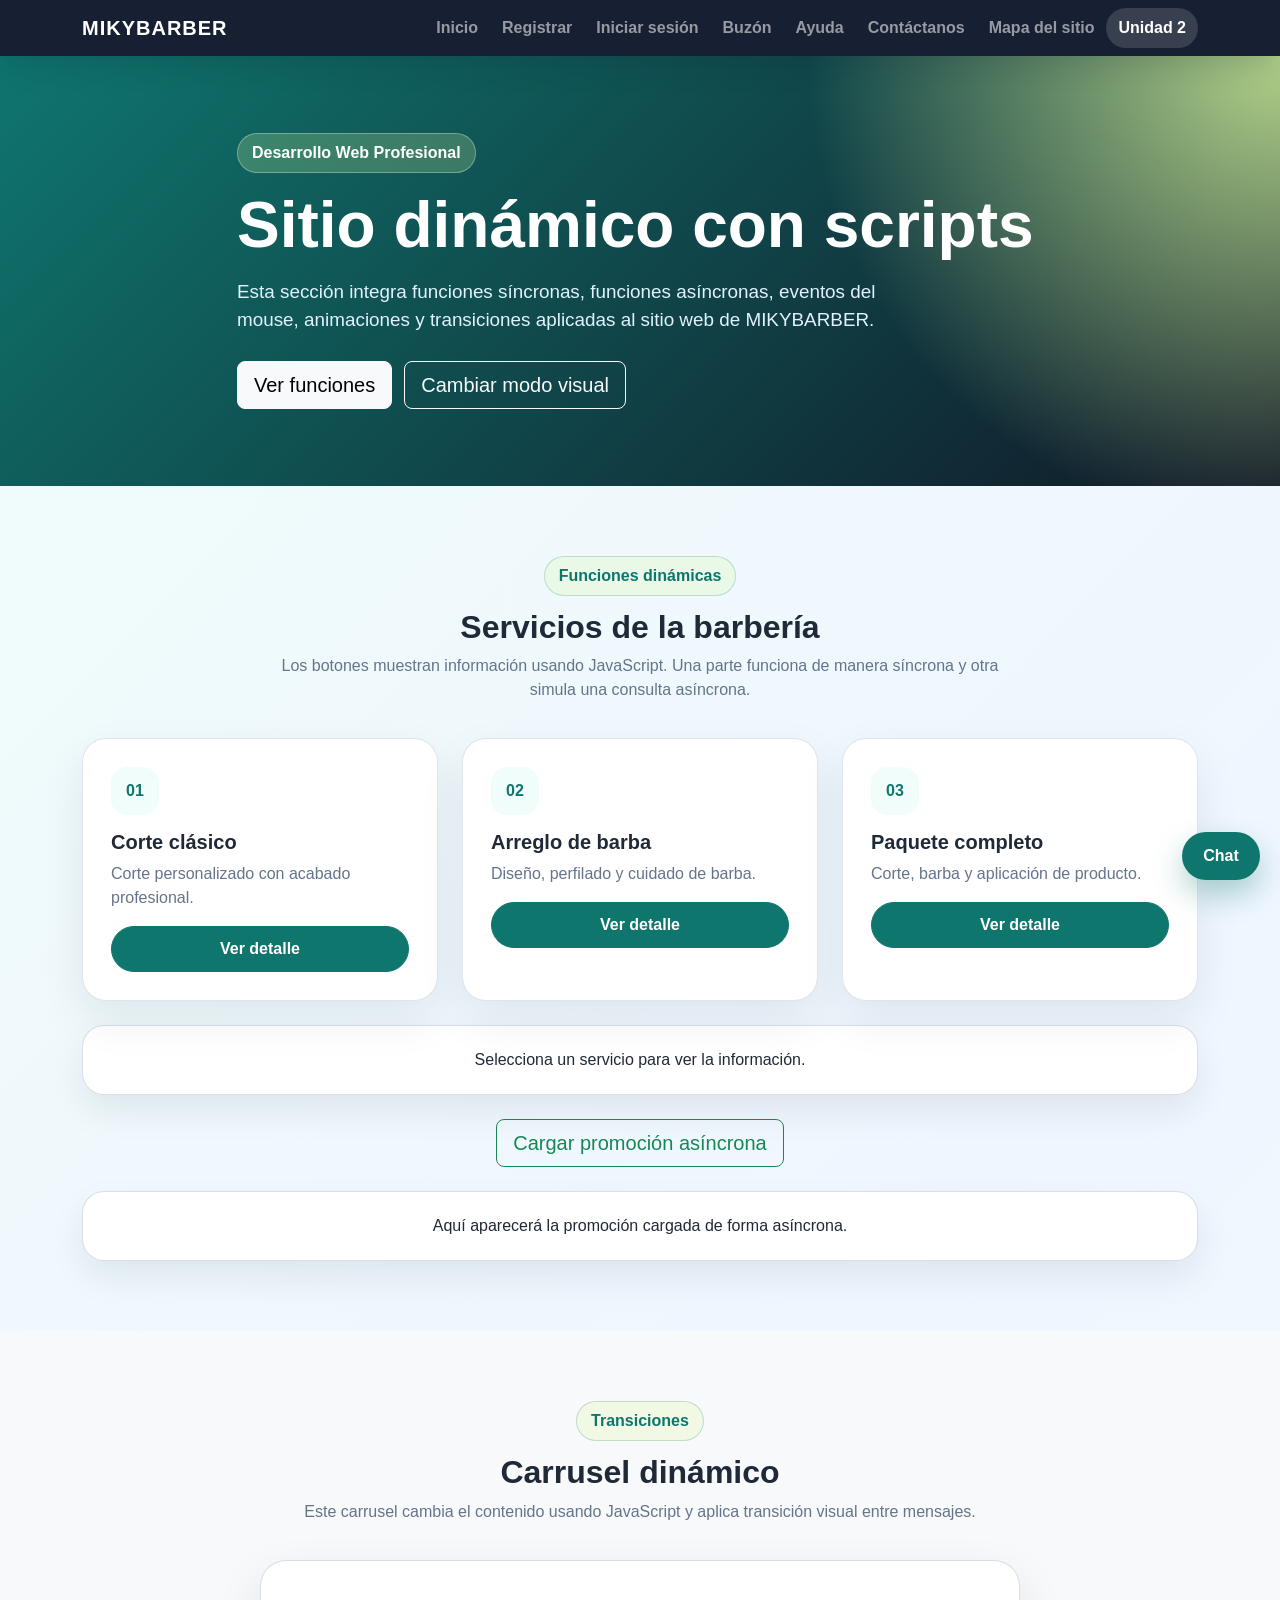
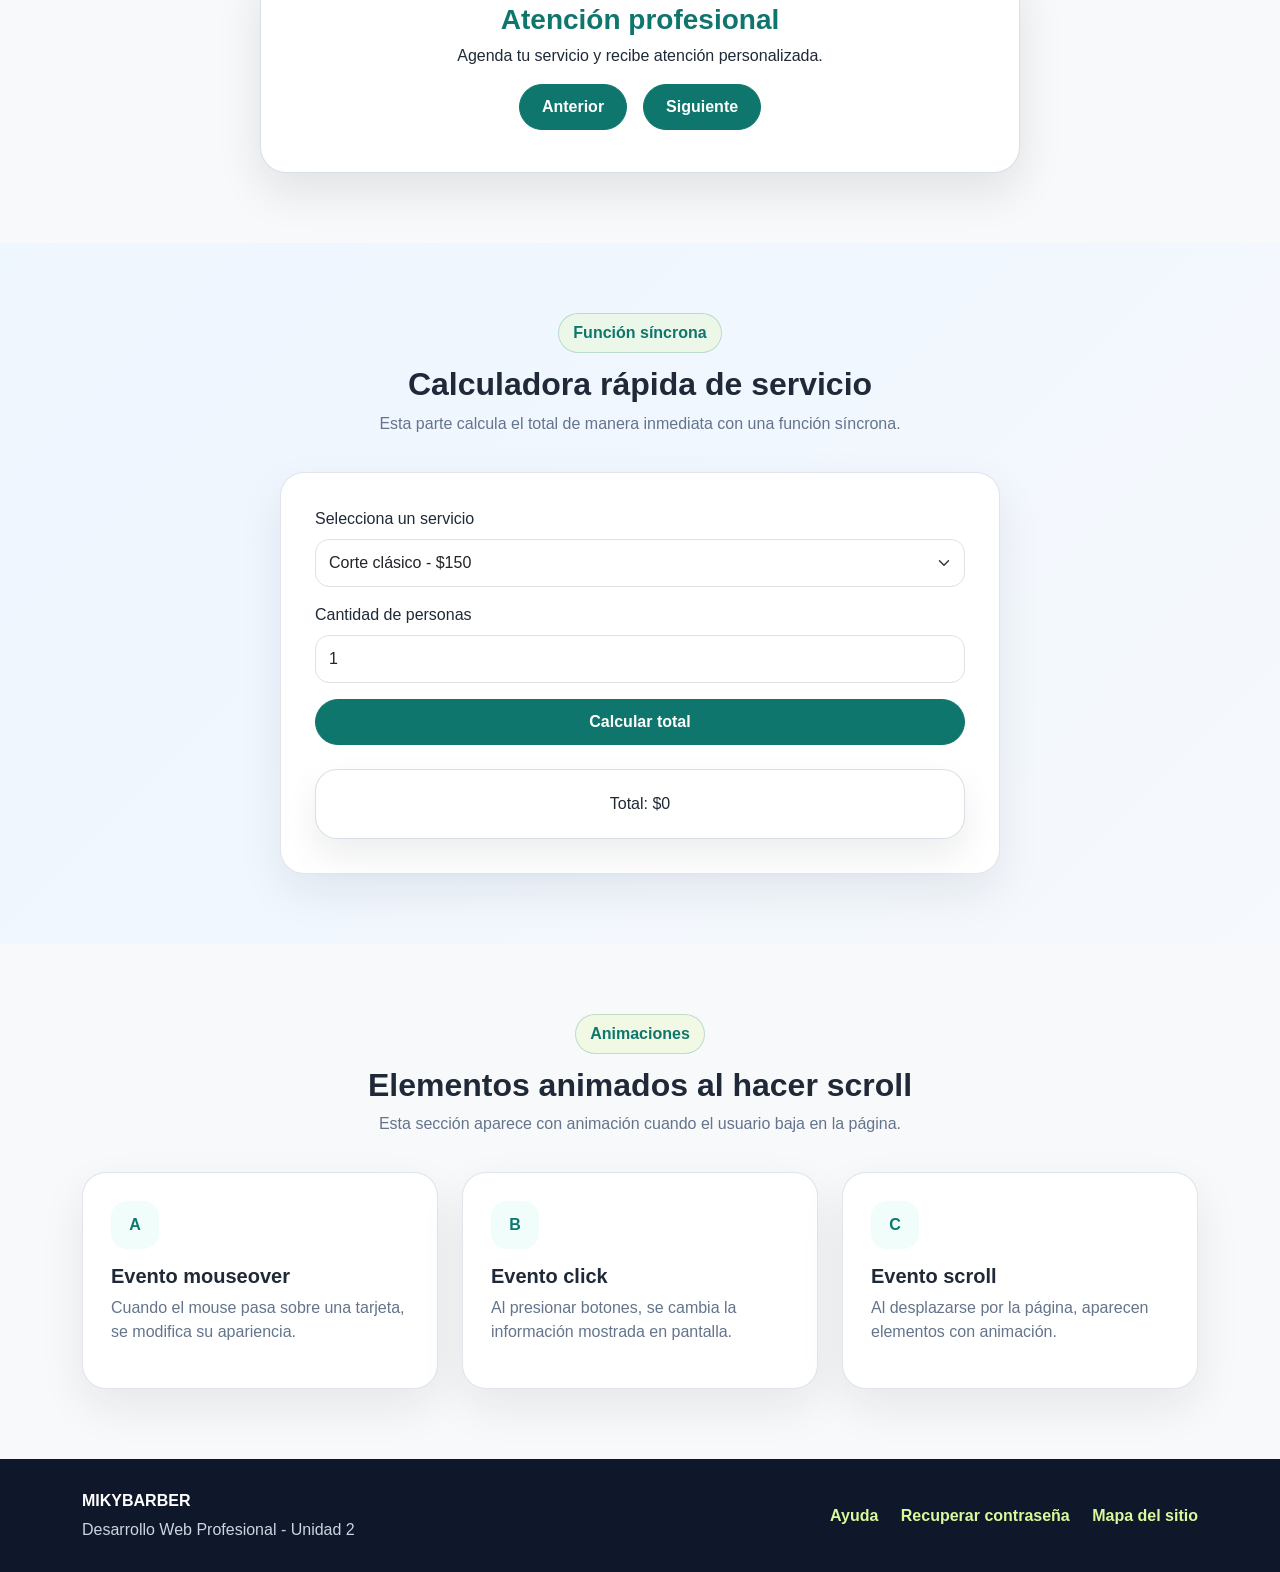
<file: unidad.html>
<!DOCTYPE html>
<html lang="es">
<head>
  <meta charset="UTF-8">
  <meta name="viewport" content="width=device-width, initial-scale=1.0">
  <title>Unidad 2 MIKYBARBER</title>
  <link href="https://cdn.jsdelivr.net/npm/bootstrap@5.3.3/dist/css/bootstrap.min.css" rel="stylesheet">
  <link rel="stylesheet" href="css/estilos.css">
</head>
<body>

<nav class="navbar navbar-expand-lg navbar-dark main-navbar">
  <div class="container">
    <a class="navbar-brand site-id" href="index.html">MIKYBARBER</a>

    <button class="navbar-toggler" type="button" data-bs-toggle="collapse" data-bs-target="#menuPrincipal">
      <span class="navbar-toggler-icon"></span>
    </button>

    <div class="collapse navbar-collapse" id="menuPrincipal">
      <ul class="navbar-nav ms-auto">
        <li class="nav-item"><a class="nav-link" href="index.html">Inicio</a></li>
        <li class="nav-item"><a class="nav-link" href="registrO.html">Registrar</a></li>
        <li class="nav-item"><a class="nav-link" href="login.html">Iniciar sesión</a></li>
        <li class="nav-item"><a class="nav-link" href="buzon.html">Buzón</a></li>
        <li class="nav-item"><a class="nav-link" href="ayuda.html">Ayuda</a></li>
        <li class="nav-item"><a class="nav-link" href="contacto.html">Contáctanos</a></li>
        <li class="nav-item"><a class="nav-link" href="mapa-sitio.html">Mapa del sitio</a></li>
        <li class="nav-item"><a class="nav-link active" href="unidad2.html">Unidad 2</a></li>
      </ul>
    </div>
  </div>
</nav>

<header class="hero-section dinamico-hero">
  <div class="container hero-content">
    <span class="badge-soft">Desarrollo Web Profesional</span>
    <h1>Sitio dinámico con scripts</h1>
    <p>
      Esta sección integra funciones síncronas, funciones asíncronas, eventos del mouse,
      animaciones y transiciones aplicadas al sitio web de MIKYBARBER.
    </p>
    <div class="hero-actions">
      <a href="#zona-dinamica" class="btn btn-light btn-lg">Ver funciones</a>
      <button class="btn btn-outline-light btn-lg" id="btnModo">Cambiar modo visual</button>
    </div>
  </div>
</header>

<main>

<section class="section-space" id="zona-dinamica">
  <div class="container">
    <div class="section-title">
      <span class="badge-soft">Funciones dinámicas</span>
      <h2>Servicios de la barbería</h2>
      <p>
        Los botones muestran información usando JavaScript. Una parte funciona de manera síncrona
        y otra simula una consulta asíncrona.
      </p>
    </div>

    <div class="row g-4">
      <div class="col-md-4">
        <article class="info-card tarjeta-mouse" data-servicio="corte">
          <div class="card-icon">01</div>
          <h3>Corte clásico</h3>
          <p>Corte personalizado con acabado profesional.</p>
          <button class="btn btn-brand w-100 btn-servicio" data-servicio="corte">Ver detalle</button>
        </article>
      </div>

      <div class="col-md-4">
        <article class="info-card tarjeta-mouse" data-servicio="barba">
          <div class="card-icon">02</div>
          <h3>Arreglo de barba</h3>
          <p>Diseño, perfilado y cuidado de barba.</p>
          <button class="btn btn-brand w-100 btn-servicio" data-servicio="barba">Ver detalle</button>
        </article>
      </div>

      <div class="col-md-4">
        <article class="info-card tarjeta-mouse" data-servicio="paquete">
          <div class="card-icon">03</div>
          <h3>Paquete completo</h3>
          <p>Corte, barba y aplicación de producto.</p>
          <button class="btn btn-brand w-100 btn-servicio" data-servicio="paquete">Ver detalle</button>
        </article>
      </div>
    </div>

    <div class="resultado-dinamico mt-4" id="resultadoServicio">
      Selecciona un servicio para ver la información.
    </div>

    <div class="text-center mt-4">
      <button class="btn btn-outline-success btn-lg" id="btnPromocion">Cargar promoción asíncrona</button>
    </div>

    <div class="resultado-dinamico mt-4" id="resultadoPromocion">
      Aquí aparecerá la promoción cargada de forma asíncrona.
    </div>
  </div>
</section>

<section class="section-space bg-light">
  <div class="container">
    <div class="section-title">
      <span class="badge-soft">Transiciones</span>
      <h2>Carrusel dinámico</h2>
      <p>
        Este carrusel cambia el contenido usando JavaScript y aplica transición visual entre mensajes.
      </p>
    </div>

    <div class="carrusel-dinamico">
      <h3 id="tituloCarrusel">Atención profesional</h3>
      <p id="textoCarrusel">Agenda tu servicio y recibe atención personalizada.</p>

      <div class="d-flex justify-content-center gap-3 mt-3">
        <button class="btn btn-brand" id="btnAnterior">Anterior</button>
        <button class="btn btn-brand" id="btnSiguiente">Siguiente</button>
      </div>
    </div>
  </div>
</section>

<section class="section-space">
  <div class="container">
    <div class="section-title">
      <span class="badge-soft">Función síncrona</span>
      <h2>Calculadora rápida de servicio</h2>
      <p>
        Esta parte calcula el total de manera inmediata con una función síncrona.
      </p>
    </div>

    <div class="form-card mx-auto">
      <label for="servicioSelect" class="form-label">Selecciona un servicio</label>
      <select id="servicioSelect" class="form-select mb-3">
        <option value="150">Corte clásico - $150</option>
        <option value="120">Barba - $120</option>
        <option value="250">Paquete completo - $250</option>
      </select>

      <label for="cantidadInput" class="form-label">Cantidad de personas</label>
      <input type="number" id="cantidadInput" class="form-control mb-3" value="1" min="1">

      <button class="btn btn-brand w-100" id="btnCalcular">Calcular total</button>

      <div class="resultado-dinamico mt-4" id="resultadoTotal">
        Total: $0
      </div>
    </div>
  </div>
</section>

<section class="section-space bg-light">
  <div class="container">
    <div class="section-title elemento-scroll">
      <span class="badge-soft">Animaciones</span>
      <h2>Elementos animados al hacer scroll</h2>
      <p>
        Esta sección aparece con animación cuando el usuario baja en la página.
      </p>
    </div>

    <div class="row g-4">
      <div class="col-md-4">
        <article class="info-card elemento-scroll">
          <div class="card-icon">A</div>
          <h3>Evento mouseover</h3>
          <p>Cuando el mouse pasa sobre una tarjeta, se modifica su apariencia.</p>
        </article>
      </div>

      <div class="col-md-4">
        <article class="info-card elemento-scroll">
          <div class="card-icon">B</div>
          <h3>Evento click</h3>
          <p>Al presionar botones, se cambia la información mostrada en pantalla.</p>
        </article>
      </div>

      <div class="col-md-4">
        <article class="info-card elemento-scroll">
          <div class="card-icon">C</div>
          <h3>Evento scroll</h3>
          <p>Al desplazarse por la página, aparecen elementos con animación.</p>
        </article>
      </div>
    </div>
  </div>
</section>

</main>

<div class="floating-chat">
  <a href="chat.html">Chat</a>
</div>

<footer class="site-footer">
  <div class="container footer-grid">
    <div>
      <strong>MIKYBARBER</strong>
      <p>Desarrollo Web Profesional - Unidad 2</p>
    </div>
    <div>
      <a href="ayuda.html">Ayuda</a>
      <a href="recuperar.html">Recuperar contraseña</a>
      <a href="mapa-sitio.html">Mapa del sitio</a>
    </div>
  </div>
</footer>

<script src="https://cdn.jsdelivr.net/npm/bootstrap@5.3.3/dist/js/bootstrap.bundle.min.js"></script>
<script src="js/unidad2.js"></script>
</body>
</html>
</file>
<file: css/estilos.css>
:root {
    --brand-dark: #1f2937;
    --brand-main: #0f766e;
    --brand-soft: #d9f99d;
    --brand-light: #f0fdfa;
    --text-main: #1f2937;
    --text-muted: #64748b;
    --card-bg: #ffffff;
    --border-soft: #dbeafe;
}

* { box-sizing: border-box; }

body {
    margin: 0;
    font-family: Arial, Helvetica, sans-serif;
    color: var(--text-main);
    background: linear-gradient(135deg, #f0fdfa 0%, #eff6ff 48%, #f8fafc 100%);
    min-height: 100vh;
}

.main-navbar {
    background: rgba(15, 23, 42, 0.96);
    box-shadow: 0 8px 30px rgba(15, 23, 42, 0.18);
}

.site-id {
    font-weight: 800;
    letter-spacing: 1px;
}

.navbar .nav-link {
    font-weight: 600;
    border-radius: 999px;
    padding-left: 12px !important;
    padding-right: 12px !important;
}

.navbar .nav-link.active,
.navbar .nav-link:hover {
    background: rgba(255, 255, 255, 0.14);
}

.site-search {
    gap: 8px;
}

.site-search .form-control {
    min-width: 170px;
    border-radius: 999px;
}

.site-search .btn,
.btn-brand {
    border-radius: 999px;
    font-weight: 700;
}

.btn-brand {
    background: var(--brand-main);
    border: 1px solid var(--brand-main);
    color: white;
    padding: 10px 22px;
}

.btn-brand:hover {
    background: #115e59;
    border-color: #115e59;
    color: white;
}

.hero-section {
    min-height: 430px;
    display: flex;
    align-items: center;
    background: radial-gradient(circle at top left, rgba(217, 249, 157, 0.85), transparent 34%), linear-gradient(135deg, #0f766e, #1e3a8a);
    color: white;
}

.hero-content {
    max-width: 830px;
    padding-top: 70px;
    padding-bottom: 70px;
}

.hero-content h1 {
    font-size: clamp(2.4rem, 5vw, 4.4rem);
    font-weight: 800;
    margin: 14px 0;
}

.hero-content p {
    font-size: 1.18rem;
    max-width: 650px;
    color: #e0f2fe;
}

.hero-actions {
    display: flex;
    flex-wrap: wrap;
    gap: 12px;
    margin-top: 26px;
}

.badge-soft {
    display: inline-block;
    background: rgba(217, 249, 157, 0.22);
    color: #0f766e;
    border: 1px solid rgba(15, 118, 110, 0.22);
    padding: 7px 14px;
    border-radius: 999px;
    font-weight: 800;
}

.hero-section .badge-soft {
    color: white;
    border-color: rgba(255,255,255,.3);
}

.section-space,
.form-section,
.error-section {
    padding-top: 70px;
    padding-bottom: 70px;
}

.section-title {
    text-align: center;
    max-width: 760px;
    margin: 0 auto 36px;
}

.section-title h1,
.section-title h2,
.form-intro h1 {
    font-weight: 800;
    margin-top: 12px;
}

.section-title p,
.form-intro p,
.info-card p,
.map-card li,
.error-card p {
    color: var(--text-muted);
}

.info-card,
.form-card,
.map-card,
.search-panel,
.error-card,
.chat-box,
.chat-info,
.feature-strip {
    background: var(--card-bg);
    border: 1px solid rgba(148, 163, 184, 0.28);
    border-radius: 24px;
    box-shadow: 0 18px 45px rgba(15, 23, 42, 0.08);
}

.info-card {
    padding: 28px;
    height: 100%;
    transition: transform .2s ease, box-shadow .2s ease;
}

.info-card:hover {
    transform: translateY(-4px);
    box-shadow: 0 24px 55px rgba(15, 23, 42, 0.12);
}

.info-card h3 {
    font-size: 1.25rem;
    font-weight: 800;
    margin-top: 15px;
}

.info-card a,
.map-card a,
.form-card a,
.site-footer a {
    color: var(--brand-main);
    font-weight: 700;
    text-decoration: none;
}

.info-card a:hover,
.map-card a:hover,
.site-footer a:hover {
    text-decoration: underline;
}

.card-icon {
    width: 48px;
    height: 48px;
    border-radius: 16px;
    background: var(--brand-light);
    color: var(--brand-main);
    display: grid;
    place-items: center;
    font-weight: 800;
}

.feature-strip {
    padding: 30px;
    display: flex;
    justify-content: space-between;
    align-items: center;
    gap: 20px;
}

.form-section {
    display: flex;
    justify-content: center;
}

.form-card {
    width: min(100%, 720px);
    padding: 34px;
}

.small-card {
    width: min(100%, 520px);
}

.form-control,
.form-select {
    border-radius: 14px;
    padding: 11px 13px;
}

.form-control:focus,
.form-select:focus {
    border-color: var(--brand-main);
    box-shadow: 0 0 0 .22rem rgba(15, 118, 110, .15);
}

.form-text {
    color: var(--text-muted);
}

.site-map-grid {
    display: grid;
    grid-template-columns: repeat(3, minmax(0, 1fr));
    gap: 20px;
}

.map-card {
    padding: 28px;
}

.map-card h2 {
    font-size: 1.3rem;
    font-weight: 800;
    margin-bottom: 16px;
}

.map-card ul {
    margin: 0;
    padding-left: 20px;
}

.map-card li {
    margin-bottom: 9px;
}

.search-panel {
    padding: 28px;
    max-width: 850px;
    margin: 0 auto;
}

.site-search-page {
    display: flex;
    gap: 12px;
    margin-bottom: 22px;
}

.results-list article {
    padding: 16px;
    border: 1px solid #e2e8f0;
    border-radius: 18px;
    margin-top: 12px;
    background: #f8fafc;
}

.results-list h3 {
    font-size: 1.05rem;
    font-weight: 800;
}

.chat-layout {
    display: grid;
    grid-template-columns: .9fr 1.1fr;
    gap: 24px;
    align-items: start;
}

.chat-info,
.chat-box {
    padding: 28px;
}

.chat-message {
    padding: 12px 14px;
    border-radius: 18px;
    margin-bottom: 12px;
    max-width: 85%;
}

.chat-message.bot {
    background: #ecfeff;
}

.chat-message.user {
    background: #dcfce7;
    margin-left: auto;
}

.chat-form {
    display: flex;
    gap: 10px;
    margin-top: 18px;
}

.error-section {
    min-height: 70vh;
    display: grid;
    place-items: center;
}

.error-card {
    max-width: 700px;
    text-align: center;
    padding: 46px;
}

.error-code {
    display: block;
    font-size: 6rem;
    line-height: 1;
    color: var(--brand-main);
    font-weight: 900;
}

.floating-chat {
    position: fixed;
    right: 20px;
    bottom: 20px;
    z-index: 20;
}

.floating-chat a {
    display: inline-flex;
    align-items: center;
    justify-content: center;
    min-width: 78px;
    height: 48px;
    border-radius: 999px;
    background: var(--brand-main);
    color: white;
    text-decoration: none;
    font-weight: 800;
    box-shadow: 0 14px 30px rgba(15, 118, 110, .32);
}

.site-footer {
    background: #0f172a;
    color: white;
    padding: 30px 0;
}

.footer-grid {
    display: flex;
    justify-content: space-between;
    gap: 20px;
    align-items: center;
}

.site-footer p {
    margin: 5px 0 0;
    color: #cbd5e1;
}

.site-footer a {
    display: inline-block;
    margin-left: 18px;
    color: #d9f99d;
}

@media (max-width: 991px) {
    .site-search { margin-top: 14px; }
    .site-search .form-control { min-width: 0; }
    .feature-strip,
    .footer-grid,
    .site-search-page,
    .chat-form { flex-direction: column; align-items: stretch; }
    .site-map-grid,
    .chat-layout { grid-template-columns: 1fr; }
}

@media (max-width: 576px) {
    .form-card,
    .error-card,
    .info-card,
    .map-card,
    .chat-info,
    .chat-box { padding: 22px; }
    .section-space,
    .form-section,
    .error-section { padding-top: 45px; padding-bottom: 45px; }
    .site-footer a { margin: 8px 12px 0 0; }
}

/*UNIDAD 2 -------------------------------------------------*/

.dinamico-hero {
  background: radial-gradient(circle at top right, rgba(217, 249, 157, 0.8), transparent 35%),
              linear-gradient(135deg, #0f766e, #111827);
}

.resultado-dinamico {
  background: #ffffff;
  border: 1px solid rgba(148, 163, 184, 0.35);
  border-radius: 22px;
  padding: 22px;
  box-shadow: 0 16px 35px rgba(15, 23, 42, 0.08);
  color: var(--text-main);
  text-align: center;
}

.tarjeta-mouse {
  position: relative;
  overflow: hidden;
  cursor: pointer;
}

.tarjeta-mouse::before {
  content: "";
  position: absolute;
  left: var(--pos-x, 50%);
  top: var(--pos-y, 50%);
  width: 0;
  height: 0;
  background: rgba(15, 118, 110, 0.12);
  border-radius: 50%;
  transform: translate(-50%, -50%);
  transition: width 0.35s ease, height 0.35s ease;
  z-index: 0;
}

.tarjeta-mouse > * {
  position: relative;
  z-index: 1;
}

.tarjeta-activa::before {
  width: 380px;
  height: 380px;
}

.tarjeta-activa {
  transform: translateY(-8px) scale(1.02);
  border-color: rgba(15, 118, 110, 0.45);
}

.carrusel-dinamico {
  max-width: 760px;
  margin: 0 auto;
  background: #ffffff;
  border-radius: 26px;
  padding: 42px;
  text-align: center;
  border: 1px solid rgba(148, 163, 184, 0.35);
  box-shadow: 0 18px 45px rgba(15, 23, 42, 0.1);
  transition: opacity 0.35s ease, transform 0.35s ease;
}

.carrusel-dinamico h3 {
  font-weight: 800;
  color: var(--brand-main);
}

.carrusel-salida {
  opacity: 0;
  transform: translateX(-25px);
}

.carrusel-entrada {
  animation: entradaCarrusel 0.45s ease;
}

.animacion-respuesta {
  animation: resaltarRespuesta 0.6s ease;
}

.elemento-scroll {
  opacity: 0;
  transform: translateY(35px);
  transition: opacity 0.7s ease, transform 0.7s ease;
}

.visible-scroll {
  opacity: 1;
  transform: translateY(0);
}

.modo-alterno {
  background: linear-gradient(135deg, #111827, #0f766e);
  color: #f8fafc;
}

.modo-alterno .info-card,
.modo-alterno .form-card,
.modo-alterno .resultado-dinamico,
.modo-alterno .carrusel-dinamico {
  background: #0f172a;
  color: #f8fafc;
  border-color: rgba(255, 255, 255, 0.18);
}

.modo-alterno .section-title p,
.modo-alterno .info-card p {
  color: #cbd5e1;
}

@keyframes resaltarRespuesta {
  0% {
    transform: scale(0.97);
    background: #ecfeff;
  }

  100% {
    transform: scale(1);
    background: #ffffff;
  }
}

@keyframes entradaCarrusel {
  0% {
    opacity: 0;
    transform: translateX(25px);
  }

  100% {
    opacity: 1;
    transform: translateX(0);
  }
}
</file>
